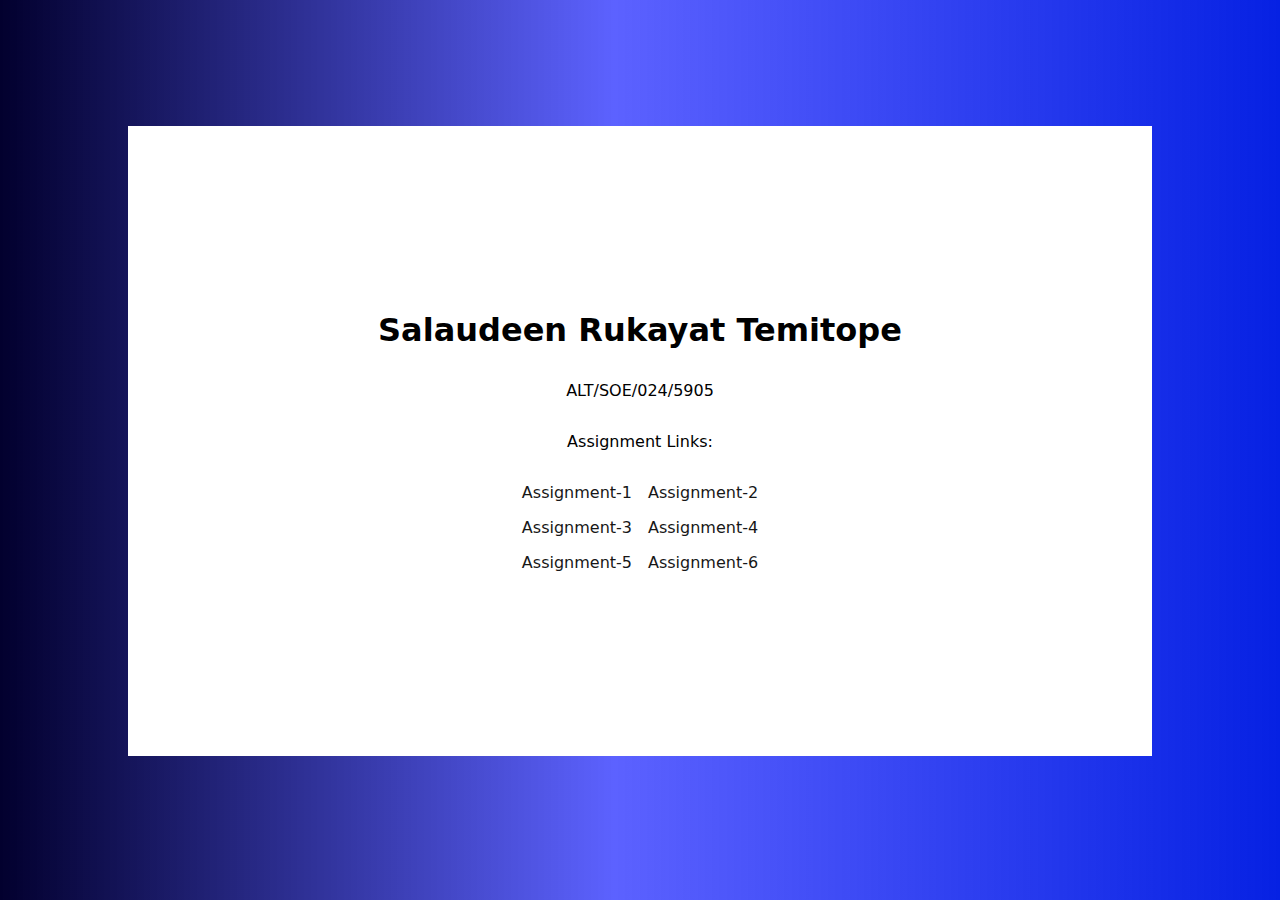
<file: index.html>
<!DOCTYPE html>
<html lang="en">
  <head>
    <meta charset="UTF-8" />
    <meta name="viewport" content="width=device-width, initial-scale=1.0" />
    <title>CSS Assignment</title>
    <style>
      *{
        margin:0;
        padding: 0;
        box-sizing: border-box;
        font-family: system-ui, sans-serif;
      }
      body{
        background: rgb(2,0,46);
        background: linear-gradient(90deg, rgba(2,0,46,1) 0%, rgba(0,9,255,0.6392682072829132) 48%, rgba(6,33,227,1) 100%);
      }
      main{
        background-color: white;
        transform: translateY(20%);
        max-width: 1024px;
        margin: auto;
        display: flex;
        flex-direction: column;
        justify-content: center;
        align-items: center;
        height: 70vh;
        gap: 2rem;
      }

      h1{
        text-align: center;
      }

      small{
        font-size: 1rem;
        font-weight: 500;
      }
      ul{
        display: grid;
        grid-template-columns: repeat(2, 1fr);
        gap: 1rem;
      }

      ul li{
        list-style: none;
      }
      ul li a{
        text-decoration: none;
        font-weight: 500;
        color:rgb(23, 23, 23)
      }
    </style>
  </head>
  <bod>
    <main class="main">
      <h1>Salaudeen Rukayat Temitope</h1>
      <small>ALT/SOE/024/5905</small>

      <p>Assignment Links:</p>

      <ul>
        <li><a href="./Assignment1/index.html" target="_blank">Assignment-1</a></li>
        <li><a href="./Assignment2/index.html" target="_blank">Assignment-2</a></li>
        <li><a href="./Assignment3/index.html" target="_blank">Assignment-3</a></li>
        <li><a href="./Assignment4/index.html" target="_blank">Assignment-4</a></li>
        <li><a href="./Assignment5/index.html" target="_blank">Assignment-5</a></li>
        <li><a href="./Assignment6/index.html" target="_blank">Assignment-6</a></li>
   
      </ul>

    </main>
  </bod y>
</html>
</file>
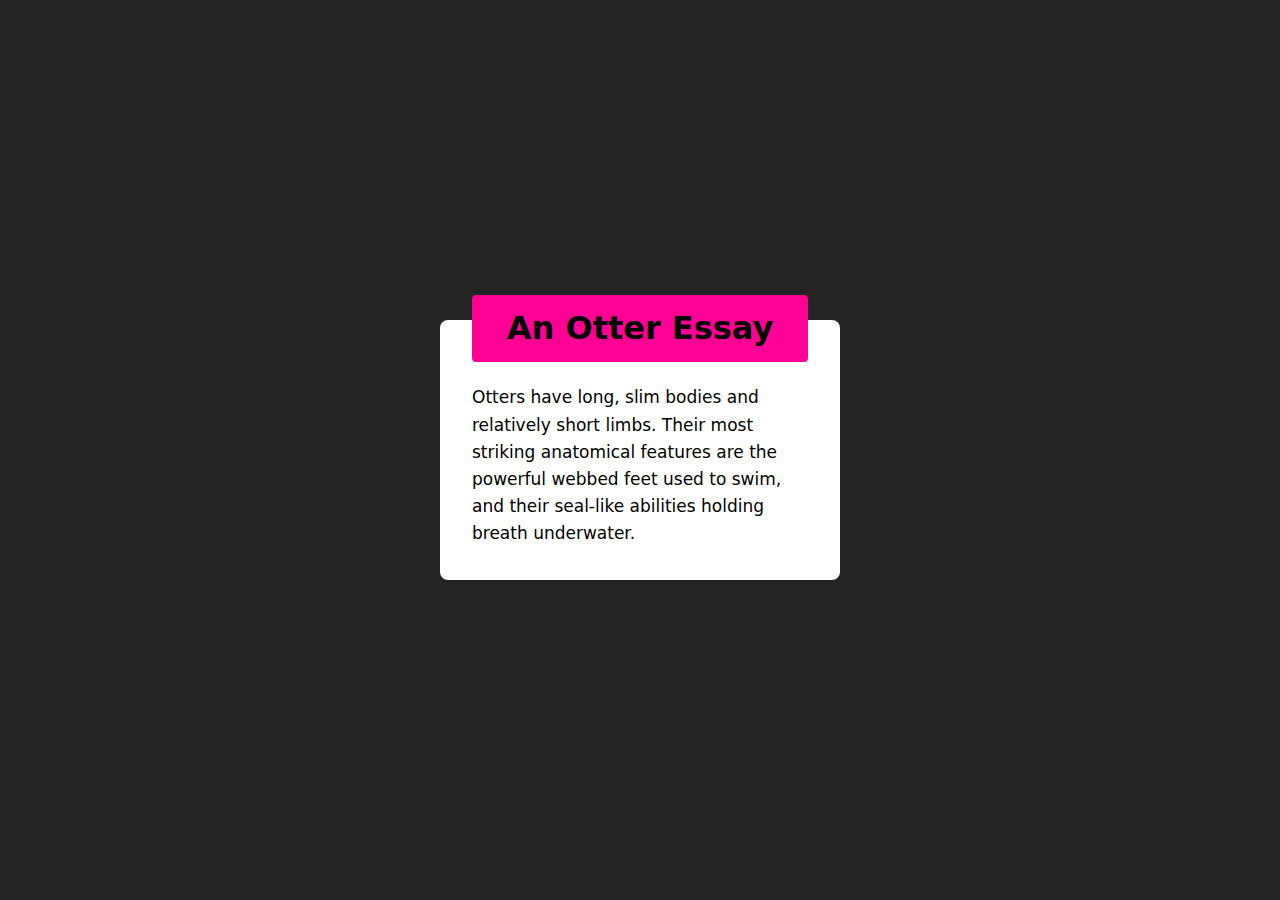
<file: Assignment1/index.html>
<!DOCTYPE html>
<html lang="en">
  <head>
    <meta charset="UTF-8" />
    <meta name="viewport" content="width=device-width, initial-scale=1.0" />
    <title>CSS 1 - Otter Essay</title>
    <link rel="stylesheet" href="./styles.css" />
  </head>
  <body>
    <main class="main">
      <article class="card">
        <h1 class="heading">An Otter Essay</h1>
        <div class="card-content">
          <p>
            Otters have long, slim bodies and relatively short limbs. Their most
            striking anatomical features are the powerful webbed feet used to
            swim, and their seal-like abilities holding breath underwater.
          </p>
        </div>
      </article>
    </main>
  </body>
</html>
</file>
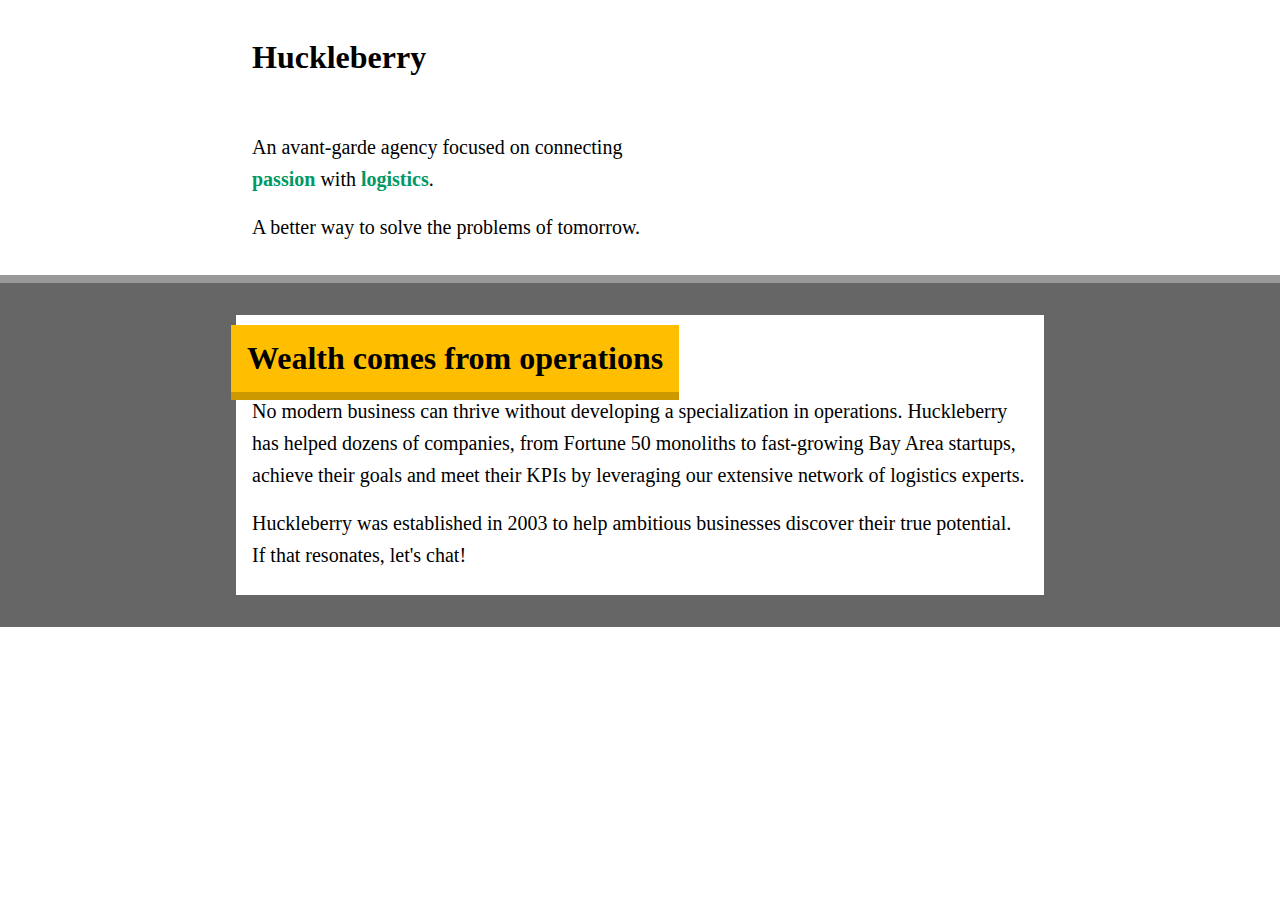
<file: Assignment2/index.html>
<!DOCTYPE html>
<html lang="en">
  <head>
    <meta charset="UTF-8" />
    <meta name="viewport" content="width=device-width, initial-scale=1.0" />
    <title>CSS 2 - Huckleberry</title>
    <link rel="stylesheet" href="./styles.css" />
  </head>
  <body>
    <section class="hero-section">
      <div class="section-one inner-container">
        <h1 class="hero-heading">Huckleberry</h1>
        <div class="hero-info">
          <p class="first-info">
            An avant-garde agency focused on connecting
            <span class="green-text-color">passion</span> with
            <span class="green-text-color">logistics</span>.
          </p>
          <p class="second-info">
            A better way to solve the problems of tomorrow.
          </p>
        </div>
      </div>
    </section>
    <section class="section-two">
      <article class="card-container inner-container">
        <h1 class="heading">Wealth comes from operations</h1>
        <div class="card-content">
          <p>
            No modern business can thrive without developing a specialization in
            operations. Huckleberry has helped dozens of companies, from Fortune
            50 monoliths to fast-growing Bay Area startups, achieve their goals
            and meet their KPIs by leveraging our extensive network of logistics
            experts.
          </p>
          <p>
            Huckleberry was established in 2003 to help ambitious businesses
            discover their true potential. If that resonates, let's chat!
          </p>
        </div>
      </article>
    </section>
  </body>
</html>
</file>
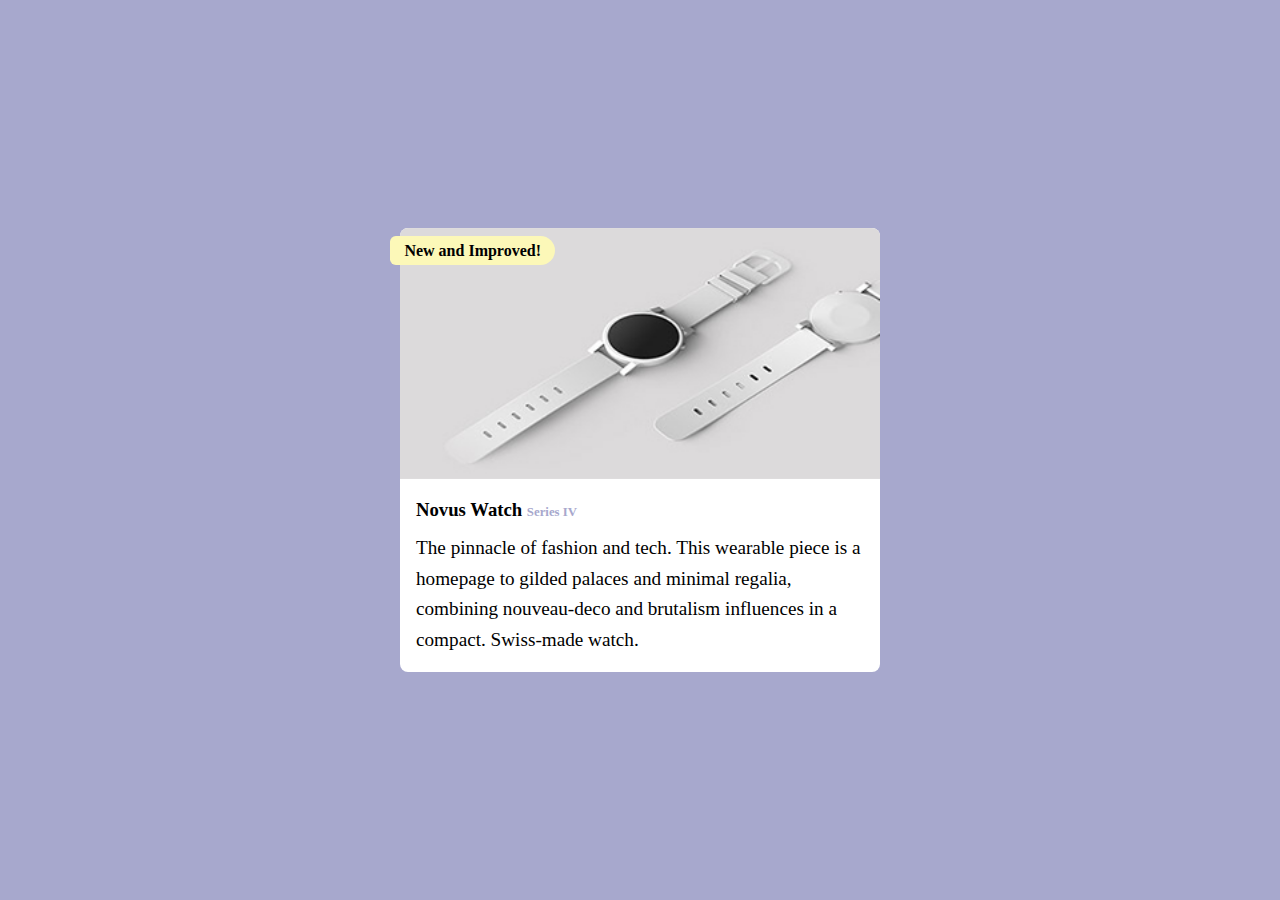
<file: Assignment3/index.html>
<!DOCTYPE html>
<html lang="en">
  <head>
    <meta charset="UTF-8" />
    <meta name="viewport" content="width=device-width, initial-scale=1.0" />
    <title>CSS 3 - Novus Watch</title>
    <link rel="stylesheet" href="./styles.css" />
  </head>
  <body>
    <main class="main">
      <article class="card">
        <div class="image-container">
          <img src="../assets/novous-watch.jpg" alt="A series IV watch" />
        </div>
        <div class="card-content">
          <h3>Novus Watch <span class="small-text">Series IV</span></h3>
          <p>
            The pinnacle of fashion and tech. This wearable piece is a homepage
            to gilded palaces and minimal regalia, combining nouveau-deco and
            brutalism influences in a compact. Swiss-made watch.
          </p>
        </div>
        <h4 class="absolute">New and Improved!</h4>
      </article>
    </main>
  </body>
</html>
</file>
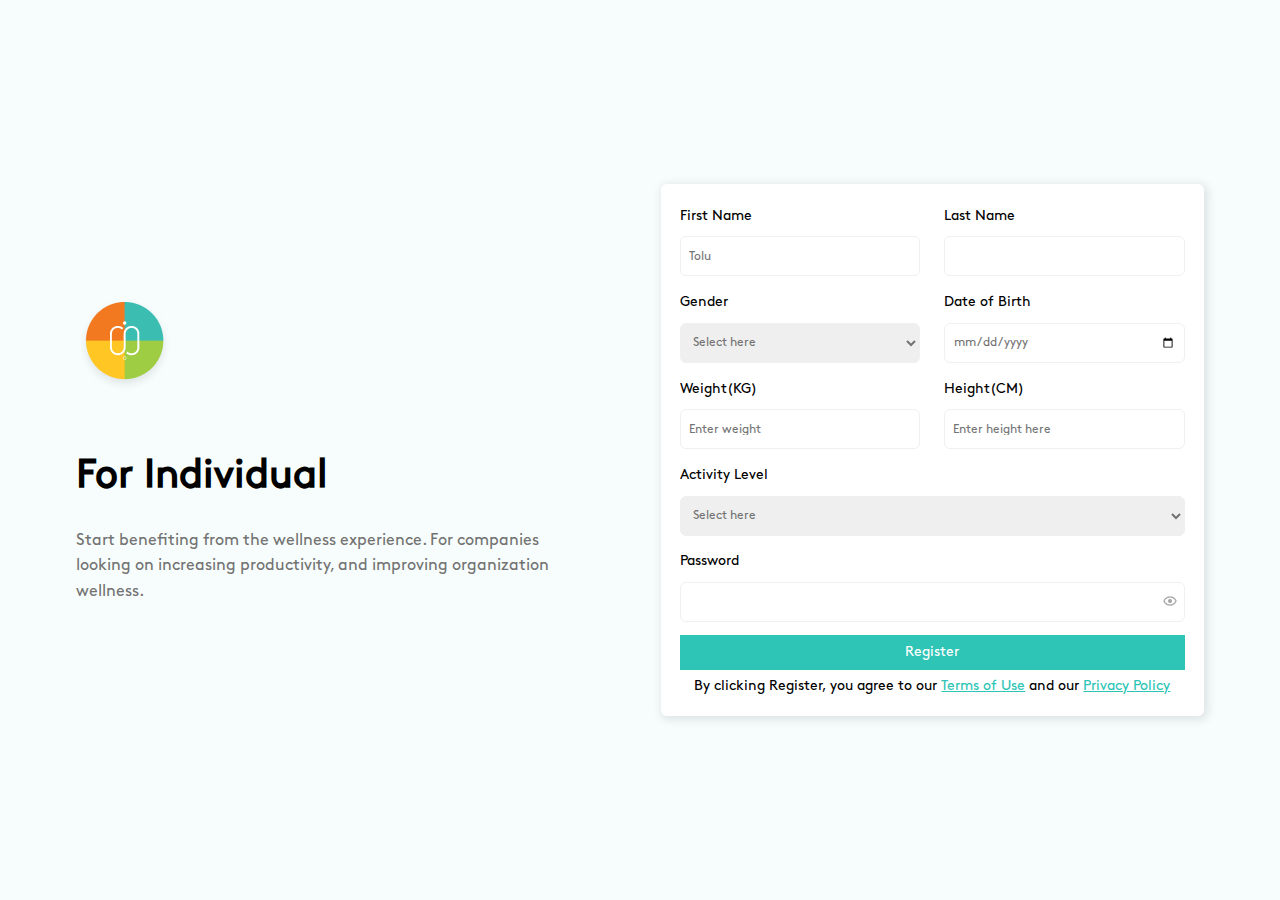
<file: Assignment4/index.html>
<!DOCTYPE html>
<html lang="en">
  <head>
    <meta charset="UTF-8" />
    <meta name="viewport" content="width=device-width, initial-scale=1.0" />
    <title>CSS 4 - Web Development Training</title>
    <link rel="stylesheet" href="./styles.css" />
  </head>
  <body>
    <main>
      <section class="intro">
        <div class="img-wrapper">
          <img src="../assets/Logo.png" alt="this is the site logo" />
        </div>
        <h1>For Individual</h1>
        <p>
          Start benefiting from the wellness experience. For companies looking
          on increasing productivity, and improving organization wellness.
        </p>
      </section>
      <aside>
        <form action="#" class="form-wrapper">
          <div class="form-field">
            <label for="first-name" class="form-label">First Name</label>
            <input
              type="text"
              name="first-name"
              id="first-name"
              placeholder="Tolu"
              required
              aria-required="true"
              class="form-input"
            />
          </div>
          <div class="form-field">
            <label for="last-name" class="form-label">Last Name</label>
            <input
              type="text"
              name="last-name"
              id="last-name"
              required
              aria-required="true"
              class="form-input"
            />
          </div>
          <div class="form-field">
            <label for="gender" class="form-label">Gender</label>
            <select
              name="gender"
              id="gender"
              required
              arial-required="true"
              class="select-input"
            >
              <option value="">Select here</option>
              <option value="male">Male</option>
              <option value="female">Female</option>
            </select>
          </div>
          <div class="form-field">
            <label for="dob" class="form-label">Date of Birth</label>
            <input
              type="date"
              name="dob"
              id="dob"
              required
              aria-required="true"
              class="form-input"
            />
          </div>
          <div class="form-field">
            <label for="weight" class="form-label">Weight(KG)</label>
            <input
              type="text"
              name="weight"
              id="weight"
              placeholder="Enter weight"
              required
              aria-required="true"
              class="form-input"
            />
          </div>
          <div class="form-field">
            <label for="height" class="form-label">Height(CM)</label>
            <input
              type="text"
              name="height"
              id="height"
              placeholder="Enter height here"
              required
              aria-required="true"
              class="form-input"
            />
          </div>
          <div class="form-field full-grid">
            <label for="activity-level" class="form-label"
              >Activity Level</label
            >
            <select
              name="activity-level"
              id="activity-level"
              required
              arial-required="true"
              class="select-input"
            >
              <option value="">Select here</option>
              <option value="level-1">Level 1</option>
              <option value="level-2">Level 2</option>
              <option value="level-3">Level 3</option>
            </select>
          </div>
          <div class="form-field input-wrapper full-grid">
            <label for="password" class="form-label">Password</label>
            <input
              type="password"
              name="password"
              id="password"
              required
              aria-required="true"
              class="form-input"
            />
            <img src="../assets/show.png" alt="" class="pass-img" />
          </div>

          <button class="form-button full-grid">Register</button>
        </form>
        <p class="terms-and-condition">
          By clicking Register, you agree to our
          <span class="text-highlight">Terms of Use</span> and our
          <span class="text-highlight">Privacy Policy</span>
        </p>
      </aside>
    </main>
  </body>
</html>
</file>
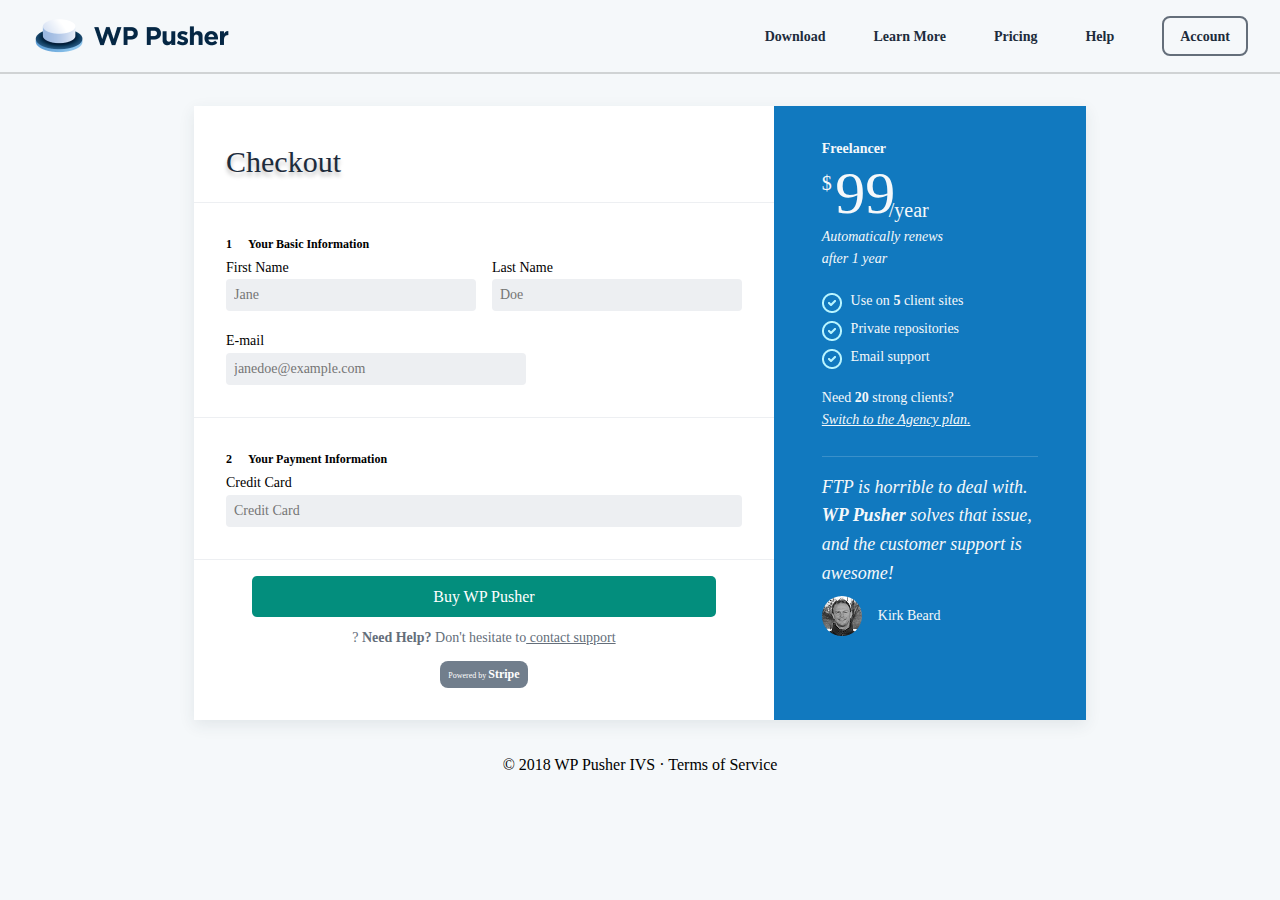
<file: Assignment5/index.html>
<!DOCTYPE html>
<html lang="en">
  <head>
    <meta charset="UTF-8" />
    <meta name="viewport" content="width=device-width, initial-scale=1.0" />
    <title>CSS 5 - WP Pusher</title>
    <link rel="stylesheet" href="./styles.css" />
  </head>
  <body>
    <header>
      <nav class="nav inner-container">
        <div class="logo-wrapper">
          <img src="../assets/wppusher-logo copy.png" alt="site-logo" />
        </div>
        <ul class="nav-list">
          <li><a href="#">Download</a></li>
          <li><a href="#">Learn More</a></li>
          <li><a href="#">Pricing</a></li>
          <li><a href="#">Help</a></li>
          <li><a href="#">Account</a></li>
        </ul>
      </nav>
    </header>
    <main class="main">
      <section class="flex-section">
        <div class="checkout-section">
          <h2>Checkout</h2>
          <div class="basic-info">
            <h3 class="num-list" data-numValue="1">Your Basic Information</h3>
            <form action="" class="form-basic-info">
              <div class="form-field">
                <label for="first-name" class="form-label">First Name</label>
                <input
                  type="text"
                  name="first-name"
                  id="first-name"
                  placeholder="Jane"
                  class="form-input"
                />
              </div>
              <div class="form-field">
                <label for="first-name" class="form-label">Last Name</label>
                <input
                  type="text"
                  name="last-name"
                  id="last-name"
                  placeholder="Doe"
                  class="form-input"
                />
              </div>
              <div class="form-field span-input">
                <label for="email" class="form-label">E-mail</label>
                <input
                  type="text"
                  name="email"
                  id="email"
                  placeholder="janedoe@example.com"
                  class="form-input"
                />
              </div>
            </form>
          </div>
          <div class="payment-info">
            <h3 class="num-list" data-numValue="2">Your Payment Information</h3>
            <form action="" class="form-payment-info">
              <div class="form-field">
                <label for="card-info" class="form-label">Credit Card</label>
                <input
                  type="text"
                  name="card-info"
                  id="card-info"
                  placeholder="Credit Card"
                  class="form-input"
                />
              </div>
            </form>
          </div>

          <div class="checkout-footer">
            <button>Buy WP Pusher</button>
            <p>
              <span>?</span>
              <strong>Need Help?</strong>
              Don't hesitate to<a> contact support</a>
            </p>
            <figure class="stripe">Powered by <span>Stripe</span></figure>
          </div>
        </div>
        <div class="freelancer-section">
          <h4>Freelancer</h4>
          <p class="pricing">
            <sup>$</sup>
            <span>99</span>
            <sub>/year</sub>
          </p>
          <p class="renewal-text">Automatically renews after 1 year</p>
          <ul class="freelance-list">
            <li>Use on <strong>5</strong> client sites</li>
            <li>Private repositories</li>
            <li>Email support</li>
          </ul>
          <p class="cta">
            Need <strong>20</strong> strong clients?<br />
            <span>Switch to the Agency plan.</span>
          </p>
          <div class="quote-and-author">
            <cite>
              FTP is horrible to deal with. <strong>WP Pusher</strong> solves
              that issue, and the customer support is awesome!
            </cite>
            <div class="author">
              <img
                src="../assets/Bitmap.png"
                alt="author-image"
                class="author-img"
              />
              <span>Kirk Beard</span>
            </div>
          </div>
        </div>
      </section>
    </main>
    <footer class="footer inner-container">
      &copy; 2018 WP Pusher IVS · <span>Terms of Service</span>
    </footer>
  </body>
</html>
</file>
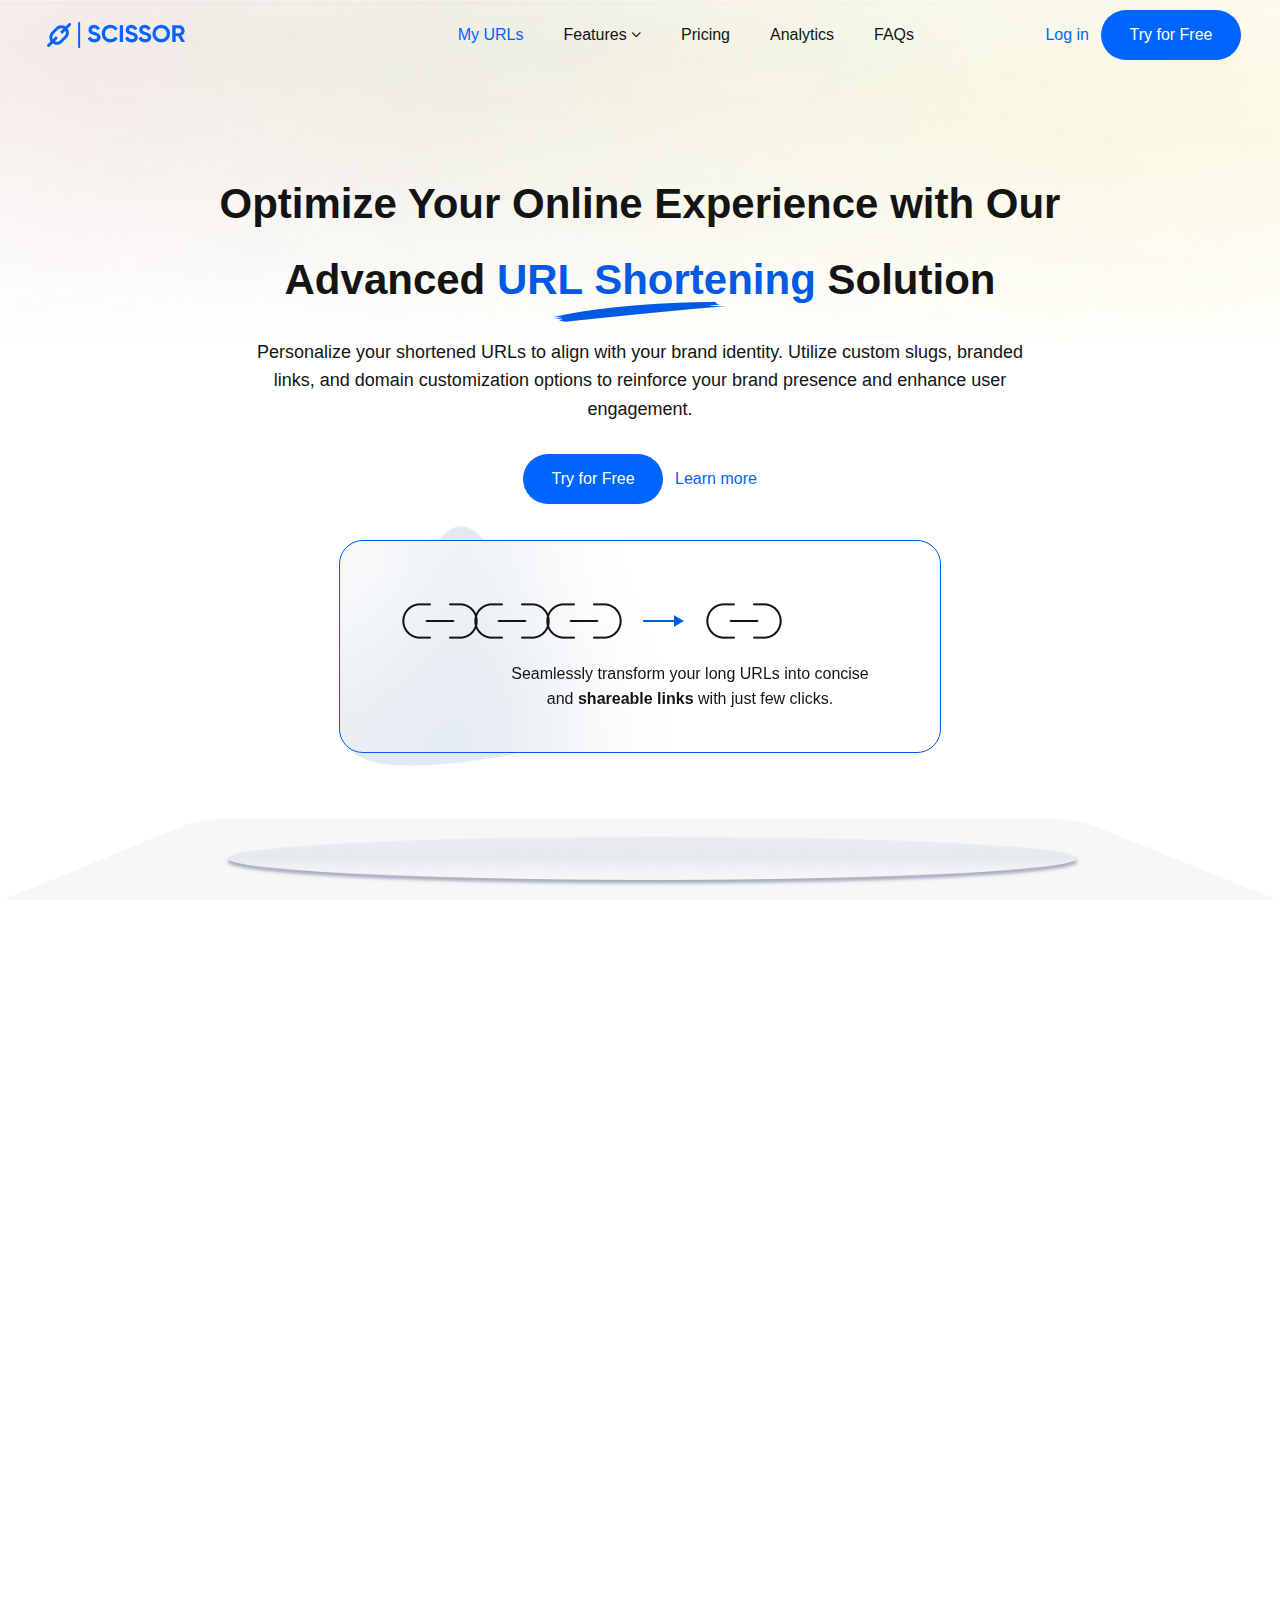
<file: Assignment6/index.html>
<!DOCTYPE html>
<html lang="en">
  <head>
    <meta charset="UTF-8" />
    <meta name="viewport" content="width=device-width, initial-scale=1.0" />
    <title>CSS 6 - Scissors</title>
    <link
      rel="stylesheet"
      href="../font-awesome-4.7.0/font-awesome-4.7.0/css/font-awesome.min.css"
    />
    <link
      rel="stylesheet"
      href="https://gistcdn.githack.com/mfd/09b70eb47474836f25a21660282ce0fd/raw/e06a670afcb2b861ed2ac4a1ef752d062ef6b46b/Gilroy.css"
    />
    <link rel="stylesheet" href="./styles.css" />
  </head>
  <body>
    <header>
      <nav class="nav inner-container">
        <img src="../assets/scissor-logo.png" alt="scissors logo" />
        <!-- Hamburger Checkbox -->
        <input type="checkbox" id="menu-toggle" class="menu-toggle" />
        <label for="menu-toggle" class="menu-icon">
          <span></span>
          <span></span>
          <span></span>
        </label>

        <ul class="nav-list">
          <li id="my-url">My URLs</li>
          <li id="features">
            Features <i class="fa fa-angle-down" aria-hidden="true"></i>
          </li>
          <li id="pricing">Pricing</li>
          <li id="analytics">Analytics</li>
          <li id="faq">FAQs</li>
        </ul>
        <div class="button-wraps">
          <a href="#">Log in</a>
          <button>Try for Free</button>
        </div>

        <div class="mobile-menu">
          <ul class="mobile-nav-list">
            <li id="my-url">My URLs</li>
            <li id="features">
              Features <i class="fa fa-angle-down" aria-hidden="true"></i>
            </li>
            <li id="pricing">Pricing</li>
            <li id="analytics">Analytics</li>
            <li id="faq">FAQs</li>
          </ul>
          <div class="mobile-button-wraps">
            <a href="#">Log in</a>
            <button>Try for Free</button>
          </div>
        </div>
      </nav>
    </header>

    <main class="">
      <section class="hero-section">
        <h2 class="hero-title">
          Optimize Your Online Experience with Our Advanced
          <span class="blue-highlight-span">URL Shortening</span>
          Solution
        </h2>
        <img src="../assets/Vector 3.png" alt="" class="vector-absolute" />
        <p>
          Personalize your shortened URLs to align with your brand identity.
          Utilize custom slugs, branded links, and domain customization options
          to reinforce your brand presence and enhance user engagement.
        </p>
        <div class="button-wraps">
          <button>Try for Free</button>
          <a href="#">Learn more</a>
        </div>
      </section>
      <section class="section-two">
        <div class="linked-container">
          <img src="../assets/links-img.png" alt="" />
          <p>
            Seamlessly transform your long URLs into concise and
            <strong>shareable links</strong>
            with just few clicks.
          </p>
        </div>
        <img
          src="../assets/Vector 2.png"
          alt=""
          class="section-two-absolute-bcg"
        />
      </section>
      <img src="../assets/box-bottom.png" alt="" class="box-bottom" />
      <section class="section-three">
        <h2 class="section-three-title">
          One Stop. <br />
          Four
          <span class="blue-highlight-span">Possibilities.</span>
        </h2>
        <aside class="achievements">
          <div>
            <h4>3M</h4>
            <p>Active users</p>
          </div>
          <div>
            <h4>60M</h4>
            <p>Links & QR codes created+</p>
          </div>
          <div>
            <h4>1B</h4>
            <p>Clicked & Scanned connections</p>
          </div>
          <div>
            <h4>300k</h4>
            <p>App Integrations</p>
          </div>
        </aside>
      </section>

      <section class="section-four inner-container">
        <div class="why-scissors">
          <h2 class="why-title">
            Why Choose <span class="blue-highlight-span">Scissors</span>
          </h2>
          <p>
            Scissors is the hub of everything that has to do with your link
            management. We shorten your URLs, allow you creating custom ones for
            your personal, business, event usage. Our swift QR code creation,
            management and usage tracking with advance analytics for all of
            these is second to none.
          </p>
        </div>
        <aside class="choose-option">
          <div class="option-flex">
            <figure>
              <svg
                width="25"
                height="24"
                fill="none"
                xmlns="http://www.w3.org/2000/svg"
              >
                <g
                  clip-path="url(#a)"
                  stroke-width="2"
                  stroke-linecap="round"
                  stroke-linejoin="round"
                >
                  <path
                    d="M15.1 7h3a5 5 0 1 1 0 10h-3m-6 0h-3a5 5 0 1 1 0-10h3"
                    stroke="#141414"
                  />
                  <path d="M8.1 12h8" stroke="#005AE2" />
                </g>
                <defs>
                  <clipPath id="a">
                    <path
                      fill="#fff"
                      transform="translate(.1)"
                      d="M0 0h24v24H0z"
                    />
                  </clipPath>
                </defs>
              </svg>
            </figure>
            <h2>URL Shortening</h2>
            <p>
              Scissor allows you to shorten URLs of your business, events.
              Shorten your URL at scale, URL redirects.
            </p>
          </div>
          <div class="option-flex">
            <figure>
              <svg
                width="25"
                height="24"
                fill="none"
                xmlns="http://www.w3.org/2000/svg"
              >
                <path
                  d="M11.1 4h-7a2 2 0 0 0-2 2v14a2 2 0 0 0 2 2h14a2 2 0 0 0 2-2v-7"
                  stroke="#000"
                  stroke-width="2"
                  stroke-linecap="round"
                  stroke-linejoin="round"
                />
                <path
                  d="M18.6 2.5a2.121 2.121 0 1 1 3 3L12.1 15l-4 1 1-4 9.5-9.5Z"
                  stroke="#005AE2"
                  stroke-width="2"
                  stroke-linecap="round"
                  stroke-linejoin="round"
                />
              </svg>
            </figure>
            <h2>Custom URLs</h2>
            <p>
              With Scissor, you can create custom URLs, with the length you
              want! A solution for socials and businesses.
            </p>
          </div>
          <div class="option-flex">
            <figure>
              <svg
                width="25"
                height="24"
                fill="none"
                xmlns="http://www.w3.org/2000/svg"
              >
                <path
                  d="M11.1 4h-7a2 2 0 0 0-2 2v14a2 2 0 0 0 2 2h14a2 2 0 0 0 2-2v-7"
                  stroke="#000"
                  stroke-width="2"
                  stroke-linecap="round"
                  stroke-linejoin="round"
                />
                <path
                  d="M18.6 2.5a2.121 2.121 0 1 1 3 3L12.1 15l-4 1 1-4 9.5-9.5Z"
                  stroke="#005AE2"
                  stroke-width="2"
                  stroke-linecap="round"
                  stroke-linejoin="round"
                />
              </svg>
            </figure>
            <h2>QR Codes</h2>
            <p>
              Generate QR codes to your business, events. Bring your audience
              and customers to your doorstep with this scan and go solution.
            </p>
          </div>
          <div class="option-flex">
            <figure>
              <svg
                width="25"
                height="24"
                fill="none"
                xmlns="http://www.w3.org/2000/svg"
              >
                <path
                  d="M11.1 4h-7a2 2 0 0 0-2 2v14a2 2 0 0 0 2 2h14a2 2 0 0 0 2-2v-7"
                  stroke="#000"
                  stroke-width="2"
                  stroke-linecap="round"
                  stroke-linejoin="round"
                />
                <path
                  d="M18.6 2.5a2.121 2.121 0 1 1 3 3L12.1 15l-4 1 1-4 9.5-9.5Z"
                  stroke="#005AE2"
                  stroke-width="2"
                  stroke-linecap="round"
                  stroke-linejoin="round"
                />
              </svg>
            </figure>
            <h2>Data Analytics</h2>
            <p>
              Receive data on the usage of either your shortened URL, custom
              URLs or generated QR codes. Embedded to monitor progress.
            </p>
          </div>
        </aside>
      </section>

      <section class="section-five">
        <h2>
          A <span class="blue-highlight-span">price perfect </span>for your
          needs.
        </h2>
        <p>
          From catering for your personal, business, event, socials needs, you
          can be rest assured we have you in mind in our pricing.
        </p>
      </section>

      <!-- section 6 -->
      <section class="section-six">
        <div role="contentinfo" class="pricing-container">
          <div class="basic-pricing" style="border-radius: 15px 0 0 15px">
            <small>Basic</small>
            <h3>Free</h3>
            <span>Free for all users</span>
            <ul>
              <li>Unlimited URL Shortening</li>
              <li>Basic Link Analytics</li>
              <li>Customizable Short Links</li>
              <li>Standard Support</li>
              <li>Ad-supported</li>
            </ul>
          </div>
          <div class="professional-pricing">
            <small>Professional</small>
            <h3>$15/month</h3>
            <span>Ideal for business creators</span>
            <ul>
              <li>Enhanced Link Analytics</li>
              <li>Custom Branded Domains</li>
              <li>Advanced Link Customization</li>
              <li>Priority Support</li>
              <li>Ad-free Experience</li>
            </ul>
          </div>
          <div class="teams-pricing" style="border-radius: 0 15px 15px 0">
            <small>Teams</small>
            <h3>$25/month</h3>
            <span>Share with up to 10 users</span>
            <ul>
              <li>Team Collaboration</li>
              <li>User Roles and Permissions</li>
              <li>Enhanced Security</li>
              <li>API Access</li>
              <li>Dedicated Account Manager</li>
            </ul>
          </div>
        </div>
        <div>
          <button class="button-pricing">Get custom pricing</button>
          <button>Select pricing</button>
        </div>
      </section>

      <section class="section-seven">
        <form>
          <input type="text" namw="url" placeholder="paste url here..." />
          <div class="form-flex">
            <select name="domain" id="domain">
              <option value="">Choose Domain</option>
              <option value="dom-1">Domain 1 (.com)</option>
              <option value="dom-2">Domain 2 (.ng)</option>
              <option value="dom-3">Domain 3 (.net)</option>
            </select>
            <input type="text" name="alias" placeholder="Type Alias here" />
          </div>
          <button>Trim url</button>
          <p>
            By clicking TrimURL, I agree to the
            <strong>Terms of Service</strong>,
            <strong>Privacy Policy</strong> and Use of Cookies.
          </p>
        </form>
      </section>

      <!-- FAQs -->
      <section class="faq-section">
        <div class="faq-container">
          <h2>FAQ</h2>
          <div class="question-container">
            <input type="checkbox" id="q1" />
            <label for="q1" class="faq-label"
              >How does URL shortening work?</label
            >
            <div class="faq-response">
              <p>
                URL shortening works by taking a long URL and creating a
                shorter, condensed version that redirects to the original URL.
                When a user clicks on the shortened link, they are redirected to
                the intended destination.
              </p>
            </div>
          </div>
          <div class="question-container">
            <input type="checkbox" id="q2" />
            <label for="q2" class="faq-label"
              >Is it necessary to create an account to use the URL shortening
              service?</label
            >
            <div class="faq-response">
              <p>
                URL shortening works by taking a long URL and creating a
                shorter, condensed version that redirects to the original URL.
                When a user clicks on the shortened link, they are redirected to
                the intended destination.
              </p>
            </div>
          </div>
          <div class="question-container">
            <input type="checkbox" id="q3" />
            <label for="q3" class="faq-label"
              >Are the shortened links permanent? Will they expire?</label
            >
            <div class="faq-response">
              <p>
                URL shortening works by taking a long URL and creating a
                shorter, condensed version that redirects to the original URL.
                When a user clicks on the shortened link, they are redirected to
                the intended destination.
              </p>
            </div>
          </div>
          <div class="question-container">
            <input type="checkbox" id="q4" />
            <label for="q4" class="faq-label"
              >Are there any limitations on the number of URLs I can
              shorten?</label
            >
            <div class="faq-response">
              <p>
                URL shortening works by taking a long URL and creating a
                shorter, condensed version that redirects to the original URL.
                When a user clicks on the shortened link, they are redirected to
                the intended destination.
              </p>
            </div>
          </div>
          <div class="question-container">
            <input type="checkbox" id="q5" />
            <label for="q5" class="faq-label"
              >Can I customize the shortened URLs to reflect my brand or
              content?</label
            >
            <div class="faq-response">
              <p>
                URL shortening works by taking a long URL and creating a
                shorter, condensed version that redirects to the original URL.
                When a user clicks on the shortened link, they are redirected to
                the intended destination.
              </p>
            </div>
          </div>
          <div class="question-container">
            <input type="checkbox" id="q6" />
            <label for="q6" class="faq-label"
              >Can I track the performance of my shortened URLs?</label
            >
            <div class="faq-response">
              <p>
                URL shortening works by taking a long URL and creating a
                shorter, condensed version that redirects to the original URL.
                When a user clicks on the shortened link, they are redirected to
                the intended destination.
              </p>
            </div>
          </div>
          <div class="question-container">
            <input type="checkbox" id="q7" />
            <label for="q7" class="faq-label"
              >How secure is the URL shortening service? Are the shortened links
              protected against spam or malicious activity?</label
            >
            <div class="faq-response">
              <p>
                URL shortening works by taking a long URL and creating a
                shorter, condensed version that redirects to the original URL.
                When a user clicks on the shortened link, they are redirected to
                the intended destination.
              </p>
            </div>
          </div>
          <div class="question-container">
            <input type="checkbox" id="q8" />
            <label for="q8" class="faq-label"
              >What is a QR code and what can it do?</label
            >
            <div class="faq-response">
              <p>
                URL shortening works by taking a long URL and creating a
                shorter, condensed version that redirects to the original URL.
                When a user clicks on the shortened link, they are redirected to
                the intended destination.
              </p>
            </div>
          </div>
          <div class="question-container">
            <input type="checkbox" id="q9" />
            <label for="q9" class="faq-label"
              >Is there an API available for integrating the URL shortening
              service into my own applications or websites?</label
            >
            <div class="faq-response">
              <p>
                URL shortening works by taking a long URL and creating a
                shorter, condensed version that redirects to the original URL.
                When a user clicks on the shortened link, they are redirected to
                the intended destination.
              </p>
            </div>
          </div>
        </div>
      </section>

      <section class="section-nine">
        <div class="section-nine-content-holder">
          <h2>Revolutionizing Link Optimization</h2>
          <button>Get started</button>
        </div>
      </section>
    </main>
    <footer>
      <section class="footer-flex">
        <div class="socials">
          <img src="../assets/scissor-black-logo.png" alt="" />
          <div class="social-links">
            <i class="fa fa-twitter" aria-hidden="true"></i>
            <i class="fa fa-instagram" aria-hidden="true"></i>
            <i class="fa fa-linkedin-square" aria-hidden="true"></i>
            <i class="fa fa-facebook-official" aria-hidden="true"></i>
          </div>
        </div>

        <aside class="footer-content">
          <ul>
            <li>Why Scissor?</li>
            <li>Scissor 101</li>
            <li>Integrations & API</li>
            <li></li>
          </ul>

          <ul>
            <li>Solutions</li>
            <li>Social Media</li>
            <li>Digital Marketing</li>
            <li>Customer Service</li>
            <li>For Developers</li>
          </ul>

          <ul>
            <li>Products</li>
            <li>Link Management</li>
            <li>QR Codes</li>
            <li>Link-in-bio</li>
          </ul>

          <ul>
            <li>Company</li>
            <li>About Scissor</li>
            <li>Careers</li>
            <li>Partners</li>
            <li>ContactPress</li>
            <li>Reviews</li>
          </ul>

          <ul>
            <li>Resources</li>
            <li>Blog</li>
            <li>Resource Library</li>
            <li>Developers</li>
            <li>App Connectors</li>
            <li>Support</li>
            <li>Trust Center</li>
            <li>Browser Extension</li>
            <li>Mobile App</li>
          </ul>
          <ul>
            <li>Features</li>
            <li>Branded Links</li>
            <li>Mobile Links</li>
            <li>Campaign</li>
            <li>Management & Analytics</li>
            <li>QR Code generation</li>
          </ul>
          <ul>
            <li>Legal</li>
            <li>Privacy Policy</li>
            <li>Cookie Policy</li>
            <li>Terms of Service</li>
            <li>Acceptable Use Policy</li>
            <li>Code of Conduct</li>
          </ul>
        </aside>
      </section>
      <p class="footer-copyright">Terms of Service | Service | Scissor 2023</p>
    </footer>
  </body>
</html>
</file>
<file: Assignment1/styles.css>
/* RESET CSS */
*,
*::before,
*::after {
  box-sizing: border-box;
  margin: 0;
  padding: 0;
}

html,
body {
  height: 100%;
  font-family: system-ui, sans-serif;
  line-height: 1.6;
  overflow-x: hidden;
}

body {
  background-color: #242424;
}

/* ASSIGNMENT STYLING */
.main {
  display: flex;
  justify-content: center;
  align-items: center;
  height: 100vh;
  padding: 1rem;
}

.card {
  max-width: 25rem;
  background-color: #ffffff;
  position: relative;
  border-radius: 8px;
  padding: 2rem;
}

.heading {
  background-color: #ff0095;
  position: absolute;
  top: -10%;
  right: 2rem;
  left: 2rem;
  padding: 0.5rem 1.5rem;
  text-align: center;
  font-size: 2rem;
  border-radius: 4px;
  font-weight: 800;
}

.card-content {
  margin-top: 2rem;
  font-size: 17px;
  font-weight: 500;
}
</file>
<file: Assignment2/styles.css>
/* RESET CSS */
*,
*::before,
*::after {
  box-sizing: border-box;
  margin: 0;
  padding: 0;
}

html,
body {
  height: 100%;
  font-family: "Lato", serif;
  line-height: 1.6;
  overflow-x: hidden;
}

/* FONT IMPORT HERE */
@import url("https://fonts.googleapis.com/css2?family=Lato:ital,wght@0,100;0,300;0,400;0,700;0,900;1,100;1,300;1,400;1,700;1,900&display=swap");

/* STYLING  */
body {
  display: flex;
  flex-direction: column;
  /* height: 100vh; */
}

.inner-container {
  max-width: 808px;
  margin: auto;
}
.hero-section {
  border-bottom: 8px solid #999999;
}
.section-one {
  display: flex;
  flex-direction: column;
  justify-content: center;
  padding: 2rem 1rem;
}
.hero-heading {
  font-size: 2rem;
}
.hero-info {
  margin-top: 2rem;
}
.hero-info p {
  padding-top: 1rem;
  width: 415px;
  font-size: 20px;
  font-weight: 400;
}
.green-text-color {
  color: #009966;
  font-weight: 800;
}

.section-two {
  background-color: #666666;
}

.card-container {
  display: flex;
  flex-direction: column;
  justify-content: center;
  position: relative;
  margin: 2rem auto;
  background-color: #fff;
  border-radius: 8px solid #999999;
}

.heading {
  background-color: #ffbf00;
  border-bottom: 8px solid #cc9900;
  padding: 0.5rem 1rem;
  position: absolute;
  top: 10px;
  left: -5px;
}
.card-content {
  background-color: #fff;
  padding: 2rem 1rem 1.5rem;
  margin-top: 2rem;
}
.card-container p {
  padding-top: 1rem;
  font-size: 20px;
}
@media screen and (max-width: 500px) {
  .hero-info p {
    width: 100%;
  }
}
</file>
<file: Assignment3/styles.css>
/* RESET CSS */
*,
*::before,
*::after {
  box-sizing: border-box;
  margin: 0;
  padding: 0;
}

html,
body {
  height: 100%;
  font-family: "Lato", serif;
  line-height: 1.6;
  overflow-x: hidden;
}
img {
  max-width: 100%;
  display: block;
}

/* STYLING */
body {
  background-color: #a7a8cd;
}

.main {
  display: flex;
  justify-content: center;
  align-items: center;
  height: 100vh;
}

.card {
  width: 30rem;
  background-color: #fff;
  position: relative;
  border-radius: 8px;
  display: flex;
  flex-direction: column;
}
.image-container {
  width: 100%;
  display: flex;
  justify-content: center;
  align-items: center;
  max-height: 300px;
}

.image-container img {
  object-fit: cover;
  width: 100%;
  border-radius: 8px 8px 0 0;
}
.card-content {
  padding: 1rem;
}

.small-text {
  font-size: 0.8rem;
  color: #a7a8cd;
}
.card-content p {
  font-size: 1.2rem;
  font-weight: 500;
  padding-top: 0.5rem;
}

.absolute {
  position: absolute;
  background-color: #fcf8b8;
  top: 8px;
  left: -10px;
  padding: 0.1rem 0.9rem;
  border-radius: 0.6rem 1.5rem 1.5rem 0.6rem;
}
</file>
<file: Assignment4/styles.css>
/* IMPORT FONT FACE  */

@font-face {
  font-family: "Brown";
  src: url("Brown-fonts/Brown-Regular.otf");
}

/* RESET CSS */
*,
*::before,
*::after {
  box-sizing: border-box;
  margin: 0;
  padding: 0;
}

html,
body {
  height: 100%;
  font-family: "Brown", sans-serif;
  line-height: 1.6;
  overflow-x: hidden;
}

body {
  background-color: #f7fdfc;
}

ul,
ol {
  list-style: none;
}

a {
  text-decoration: none;
  color: inherit;
}

img {
  max-width: 100%;
  height: auto;
  display: block;
}

button {
  cursor: pointer;
}

input,
button,
textarea,
select {
  font: inherit;
}

/* STYLING */
body {
  display: flex;
  padding: 1rem 0;
}
main {
  display: flex;
  flex-wrap: wrap;
  max-width: 1160px;
  margin: auto;
  padding: 0 1rem;
  gap: 5rem;
  justify-content: center;
  align-items: center;
}

.intro {
  flex: 1;
  min-width: 300px;
}
.intro > h1 {
  font-size: 40px;
}
.intro > p {
  color: #737373;
  padding-top: 20px;
}

.img-wrapper {
  margin-bottom: 3rem;
}

aside {
  flex: 1;
  background-color: #fff;
  box-shadow: 2px 2px 10px 2px #0408131a;
  padding: 1.2rem;
  border-radius: 6px;
}

.form-wrapper {
  display: grid;
  grid-template-columns: repeat(2, 1fr);
  column-gap: 1.5rem;
  row-gap: 0.8rem;
}

.input-wrapper {
  position: relative;
}
.pass-img {
  position: absolute;
  top: 2.8rem;
  right: 0.4rem;
}

.form-label {
  font-size: 14px;
}

.form-input,
.select-input {
  width: 100%;
  height: 40px;
  padding: 0.5rem;
  color: #737373;
  font-size: 12px;
  outline: none;
  border: 1.5px solid #f0f0f0;
  border-radius: 6px;
  margin-top: 0.5rem;
  font-weight: lighter;
  transition: 300ms ease;
}

.form-input:focus,
.select-input:focus {
  border-color: #2ec4b6;
  outline: none;
}

.form-button {
  background-color: #2ec4b6;
  border: none;
  padding: 0.4rem 0;
  color: #fff;
  font-size: 14px;
}

.full-grid {
  grid-column: span 2;
}
.terms-and-condition {
  font-size: 14px;
  padding-top: 5px;
  text-align: center;
}
.text-highlight {
  color: #2ec4b6;
  text-decoration: underline;
}

@media (max-width: 1024px) {
  main {
    gap: 2rem;
  }
}
@media (max-width: 768px) {
  main {
    flex-direction: column;
  }

  .intro,
  aside {
    width: 100%;
  }

  .form-wrapper {
    grid-template-columns: 1fr;
  }

  .form-field {
    grid-column: span 2;
  }
}
</file>
<file: Assignment5/styles.css>
/* RESET CSS */
*,
*::before,
*::after {
  box-sizing: border-box;
  margin: 0;
  padding: 0;
}

html,
body {
  height: 100%;
  font-family: "Lato", serif;
  line-height: 1.6;
  overflow-x: hidden;
}

body {
  background-color: #f5f8fa;
}

ul,
ol {
  list-style: none;
}

a {
  text-decoration: none;
  color: inherit;
}

img {
  max-width: 100%;
  height: auto;
  display: block;
}

button {
  cursor: pointer;
}

input,
button,
select {
  font: inherit;
}

/* STYLING */
:root {
  --primary-color: #1d2c3c;
  --input-color: #646e7a;
}

.inner-container {
  max-width: 1280px;
  margin: auto;
}

.nav {
  display: flex;
  justify-content: space-between;
  align-items: center;
  padding: 1rem 2rem;
  border-bottom: 2px solid #00000026;
}
.nav-list {
  display: flex;
  justify-content: space-between;
  align-items: center;
  gap: 3rem;
}

.nav-list li a {
  color: var(--primary-color);
  font-weight: 700;
  font-size: 14px;
}

.nav-list li:last-child {
  border: 2px solid #646e7a;
  padding: 5px 16px;
  border-radius: 8px;
}
.main {
  display: flex;
  justify-content: center;
  align-items: center;
  padding: 2rem 0 0;
}
.flex-section {
  display: flex;
  max-width: 892px;
  box-shadow: 0 5px 15px 0 #2b404e18;
}
.checkout-section {
  width: 65%;
  background-color: #fff;
  padding: 2rem 0 1rem;
}

.checkout-section h2 {
  color: var(--primary-color);
  font-weight: 500;
  font-size: 30px;
  text-shadow: 0 4px 4px #00000040;
  padding: 0 1rem 1rem 2rem;
}
.num-list {
  font-size: 12px;
  position: relative;
  /* padding-left: 2rem; */
}
/* .num-list::before {
  content: "1";
  position: absolute;
  left: 0;
  top: 37%;
  transform: translateY(-50%);
  width: 25px;
  height: 25px;
  border-radius: 50%;
  border: 2px solid #548bc5;
  color: #548bc5;
  display: flex;
  align-items: center;
  justify-content: center;
} */

.basic-info,
.payment-info {
  border-top: 1.5px solid #edeff2;
  padding: 2rem;
}
.num-list::before {
  content: attr(data-numValue);
  padding-right: 1rem;
}

.form-basic-info {
  display: grid;
  grid-template-columns: repeat(2, 1fr);
  gap: 1rem;
}
.payment-info {
  border-bottom: 1.5px solid #edeff2;
}

.form-label {
  font-size: 14px;
}
.form-input {
  background-color: #edeff2;
  border: none;
  outline: none;
  padding: 0.3rem 0.5rem;
  border-radius: 4px;
  color: var(--input-color);
  font-size: 14px;
  width: 100%;
}

.span-input {
  grid-column: 1 / 3;
  max-width: 300px;
}
.checkout-footer {
  text-align: center;
  padding: 1rem 0;
}
.checkout-footer button {
  background-color: #038e7d;
  color: #fff;
  border: none;
  border-radius: 5px;
  padding: 0.5rem;
  width: 80%;
}
.checkout-footer p {
  color: var(--input-color);
  font-size: 14px;
  padding: 10px 0;
}
.checkout-footer p > a {
  text-decoration: underline;
}
.stripe {
  background-color: #717e8c;
  border-radius: 8px;
  color: #fff;
  font-size: 8px;
  padding: 4px 8px;
  display: inline-block;
}
.stripe > span {
  font-weight: 600;
  font-size: 12px;
}

/* Freelancer section */
.freelancer-section {
  background-color: #1179bf;
  color: #f5f8fa;
  width: 35%;
  padding: 2rem 3rem;
  font-size: 14px;
}
.pricing {
  line-height: 1.1;
}
.pricing > span {
  font-size: 60px;
}
.pricing > sup {
  font-size: 20px;
  position: relative;
  top: -17px;
}
.pricing > sub {
  font-size: 20px;
  position: relative;
  left: -10px;
}
.renewal-text {
  font-style: italic;
  max-width: 150px;
}

.freelance-list {
  padding: 1rem 0;
  line-height: 2;
}

.freelance-list li::before {
  content: "";
  padding: 0 1.8rem 1rem 0;

  background: url(../assets/bullet-list.png) no-repeat;
}
.cta span {
  display: inline-block;
  font-weight: 500;
  font-style: italic;
  text-decoration: underline;
  margin-bottom: 1.5rem;
}

.quote-and-author {
  border-top: 1.5px solid #ffffff2c;
  font-size: 18px;
  padding: 1rem 0;
}

.author-img-wrapper {
  border-radius: 50%;
  background-color: #fff;
}
.author {
  display: flex;
  align-items: center;
  gap: 1rem;
  padding-top: 0.5rem;
}
.author-img {
  border-radius: 50%;
  object-fit: cover;
}

.author span {
  font-size: 14px;
}

.footer {
  padding: 2rem 0;
  text-align: center;
}
</file>
<file: Assignment6/styles.css>
/* RESET CSS */
*,
*::before,
*::after {
  box-sizing: border-box;
  margin: 0;
  padding: 0;
}

html,
body {
  height: 100%;
  font-family: "Gilroy", sans-serif;
  font-weight: 500;
  line-height: 1.6;
  overflow-x: hidden;
}

ul,
ol {
  list-style: none;
}

a {
  text-decoration: none;
  color: inherit;
}

img {
  max-width: 100%;
  height: auto;
  display: block;
}

button {
  cursor: pointer;
}

input,
button,
textarea,
select {
  font: inherit;
}

:root {
  --primary-blue: #0065fe;
  --blue-text-color: #005ae2;
  --black-text: #141414;
  --black: #1e3448;
  --white: #fff;
}

/* styling */
body {
  background-image: url(../assets/aurora.png);
  background-position: center;
  background-repeat: no-repeat;
  background-size: cover;
  color: var(--black-text);
}
.inner-container {
  max-width: 1202px;
  margin: auto;
}

.nav {
  display: flex;
  justify-content: space-between;
  align-items: center;
  padding: 10px 0;
  font-weight: 400;
}

.nav-list,
.button-wraps {
  display: flex;
  align-items: center;
  gap: 40px;
}
.nav-list {
  cursor: pointer;
}
.nav-list li:first-child {
  color: var(--primary-blue);
}
.button-wraps {
  gap: 12px;
}
.mobile-menu {
  display: none;
}

.button-wraps a {
  color: var(--primary-blue);
  font-weight: 500;
}
button {
  background-color: var(--primary-blue);
  color: var(--white);
  border: none;
  padding: 12px 28.5px;
  border-radius: 100px;
}

.blue-highlight-span {
  color: var(--blue-text-color);
}

.hero-section {
  position: relative;
  max-width: 948px;
  margin: 96px auto 0;
  display: flex;
  flex-direction: column;
  justify-content: center;
  align-items: center;
  gap: 30px;
  text-align: center;
  /* z-index: 1000; */
}
.hero-title {
  font-size: 42px;
  position: relative;
  line-height: 76px;
}

.vector-absolute {
  position: absolute;
  top: 40%;
}
.hero-section p {
  max-width: 781px;
  font-size: 18px;
  margin-top: -10px;
}
/* SECTION TWO */
.section-two {
  max-width: 833px;
  margin: 36px auto 66px;
  display: flex;
  flex-direction: column;
  justify-content: center;
  align-items: center;
  padding: 0 32px;
  position: relative;
}
.linked-container {
  text-align: center;
  border: 1px solid var(--blue-text-color);
  padding: 40px 60px;
  border-radius: 24px;
  z-index: 1000;
  background-color: #fefefe1a;
  backdrop-filter: blur(60px);
}
.linked-container p {
  max-width: 480px;
  padding-left: 100px;
}
.section-two-absolute-bcg {
  position: absolute;
  left: 120px;
  width: 230px;
}
.box-bottom {
  margin: auto;
  max-width: 1280px;
}
/* SECTION THREE */

.section-three {
  background-color: #f9fbfd;
  max-width: 1280px;
  margin: auto;
  display: flex;
  justify-content: space-between;
  align-items: center;
  padding: 60px;
}

.section-three-title {
  font-size: 40px;
  max-width: 35%;
}

.achievements {
  display: flex;
  align-items: center;
  gap: 60px;
  width: 65%;
}

.achievements h4 {
  font-size: 32px;
}

/* Section Four */

.section-four {
  display: flex;
  align-items: start;
  gap: 96px;
  margin: 120px auto;

  & .why-scissors {
    max-width: 398px;
  }

  & .why-title {
    font-size: 36px;
    padding-bottom: 16px;
  }
  & .choose-option {
    display: grid;
    grid-template-columns: repeat(2, 1fr);
    row-gap: 58px;
    column-gap: 20px;
  }
}
.option-flex {
  display: flex;
  flex-direction: column;
  gap: 10px;
}
figure {
  background-color: #3284ff21;
  width: 56px;
  height: 56px;
  border-radius: 50%;
  display: flex;
  justify-content: center;
  align-items: center;
  margin-bottom: 20px;
}
.section-five {
  max-width: 576px;
  margin: 0 auto 60px;
  display: flex;
  flex-direction: column;
  justify-content: center;
  align-items: center;
  text-align: center;
}
.section-five h2 {
  font-size: 36px;
}

/* section six --- pricing section */

.section-six {
  display: flex;
  flex-direction: column;
  justify-content: center;
  align-items: center;
  gap: 20px;
  max-width: 1088px;
  margin: auto;

  & .pricing-container {
    display: flex;
    justify-content: center;
    align-items: center;
  }
  & .basic-pricing,
  .teams-pricing {
    border: 1px solid var(--blue-text-color);
    padding: 25px 40px;
  }
  & .professional-pricing {
    background-color: var(--black);
    color: var(--white);
    /* max-height: 627px; */
    border-right: none;
    padding: 50px 40px;
    border-radius: 15px;
  }

  & .basic-pricing li,
  .teams-pricing li,
  .professional-pricing li {
    line-height: 3;
    font-size: 14px;
  }
  & .basic-pricing li::before,
  .teams-pricing li::before {
    content: "";
    padding: 0 1.8rem 0rem 0;
    background: url(../assets/check-list.png) no-repeat center;
  }
  & .professional-pricing li::before {
    content: "";
    padding: 0 1.8rem 0rem 0;
    background: url(../assets/check-list-circle.png) no-repeat center;
  }

  & .button-pricing {
    background-color: var(--white);
    color: var(--primary-blue);
    border: 1px solid var(--blue-text-color);
  }
  & small {
    font-size: 20px;
  }
  & .pricing-container h3 {
    font-size: 32px;
    padding-top: 15px;
  }
}

.section-seven,
.section-nine {
  background-color: var(--black);
  background-image: url(../assets/form-blop-1.png),
    url(../assets/form-blop-2.png);
  background-repeat: no-repeat, no-repeat;
  background-position: top left, right bottom;
  background-size: auto, auto;
  display: flex;
  justify-content: center;
  align-items: center;
  max-width: 1280px;
  margin: 50px auto;
  padding: 84px 0;

  & form {
    background-color: var(--white);
    padding: 42px;
    display: flex;
    flex-direction: column;
    gap: 1rem;
    border-radius: 12px;
    max-width: 476px;
    color: var(--primary-blue);
  }

  & input,
  select {
    width: 100%;
    padding: 8px;
    border: 1px solid var(--primary-blue);
    outline: none;
    border-radius: 12px;
    color: var(--primary-blue);
  }

  ::placeholder {
    color: var(--primary-blue);
  }

  .form-flex {
    display: flex;
    gap: 20px;
  }
}

.section-nine {
  background-size: 500px, 500px;
  padding: 103px 0 53px;
}
.section-nine-content-holder {
  display: flex;
  flex-direction: column;
  align-items: center;
  gap: 1.5rem;
  text-align: center;
  color: var(--white);

  & .section-nine-content-holder button {
    width: 60%;
  }
}

.faq-section {
  background-color: var(--white);
  background-image: url(../assets/faq-blop.png), url(../assets/faq-blop-2.png);
  background-repeat: no-repeat, no-repeat;
  background-position: top left, right bottom;
  background-size: auto, auto;
  max-width: 1280px;
  margin: auto;

  & .faq-container {
    max-width: 792px;
    margin: auto;
    display: flex;
    flex-direction: column;
    justify-content: center;
    /* align-items: start; */
  }

  & .faq-container h2 {
    text-align: center;
  }

  & .question-container {
    border-bottom: 1px solid #d6d6d6;
    padding: 0 0 1rem;
  }

  & .faq-label {
    display: flex;
    justify-content: space-between;
    align-items: center;
    cursor: pointer;
    padding: 1rem 0 0;
  }

  .faq-label::after {
    content: "+";
    font-size: 18px;
    transition: transform 3s ease;
  }

  & .faq-response {
    padding-top: 1rem;
    display: none;
  }

  & input[type="checkbox"] {
    display: none;
  }

  & input[type="checkbox"]:checked + .faq-label::after {
    content: "-";
  }
  & input[type="checkbox"]:checked + .faq-label + .faq-response {
    display: block;
  }
}

/* footer section */
footer {
  background-color: var(--white);
  background-image: url(../assets/footer-blop.png),
    url(../assets/footer-blop-2.png);
  background-repeat: no-repeat, no-repeat;
  background-position: bottom left, right bottom;
  background-size: auto, auto;
  max-width: 1280px;
  margin: auto;
  padding: 2rem 0;

  & .footer-flex {
    display: flex;
    justify-content: space-between;
    max-width: 1088px;
    margin: auto;
  }

  & .socials {
    display: flex;
    flex-direction: column;
    gap: 2rem;
  }

  & .social-links {
    display: flex;
    gap: 24px;
    padding-left: 0.5rem;
  }
  .fa {
    font-size: 1.5rem;
  }

  & .footer-content {
    display: grid;
    grid-template-columns: repeat(4, 1fr);
    gap: 24px;
  }

  & .footer-content ul li:first-child {
    font-weight: bold;
    padding-bottom: 10px;
  }

  .footer-copyright {
    text-align: right;
    font-size: 14px;
    padding: 0 5rem;
  }
}

.menu-toggle {
  display: none;
}

/* Responsive Design */
@media (max-width: 879px) {
  .nav-list,
  .button-wraps {
    display: none;
  }

  /* Show menu when checkbox is checked */
  .menu-toggle:checked ~ .mobile-menu {
    display: flex;
    flex-direction: column;
    position: absolute;
    top: 60px;
    left: 0;
    width: 100%;
    height: calc(70vh - 60px);
    background: white;
    text-align: center;
    padding: 20px 0;
    box-shadow: 0 4px 10px rgba(0, 0, 0, 0.1);
    z-index: 1000;
  }

  .mobile-button-wraps,
  .mobile-nav-list {
    display: flex;
    flex-direction: column;
    gap: 10px;
  }

  /* Hamburger Icon */
  .menu-icon {
    display: flex;
    flex-direction: column;
    gap: 5px;
    cursor: pointer;
  }

  .menu-icon span {
    width: 30px;
    height: 3px;
    background: black;
    transition: all 0.3s ease-in-out;
  }

  /* Transform Hamburger into Close Icon */
  .menu-toggle:checked + .menu-icon span:nth-child(1) {
    transform: rotate(45deg) translate(5px, 5px);
  }

  .menu-toggle:checked + .menu-icon span:nth-child(2) {
    opacity: 0;
  }

  .menu-toggle:checked + .menu-icon span:nth-child(3) {
    transform: rotate(-45deg) translate(5px, -5px);
  }
}
</file>
